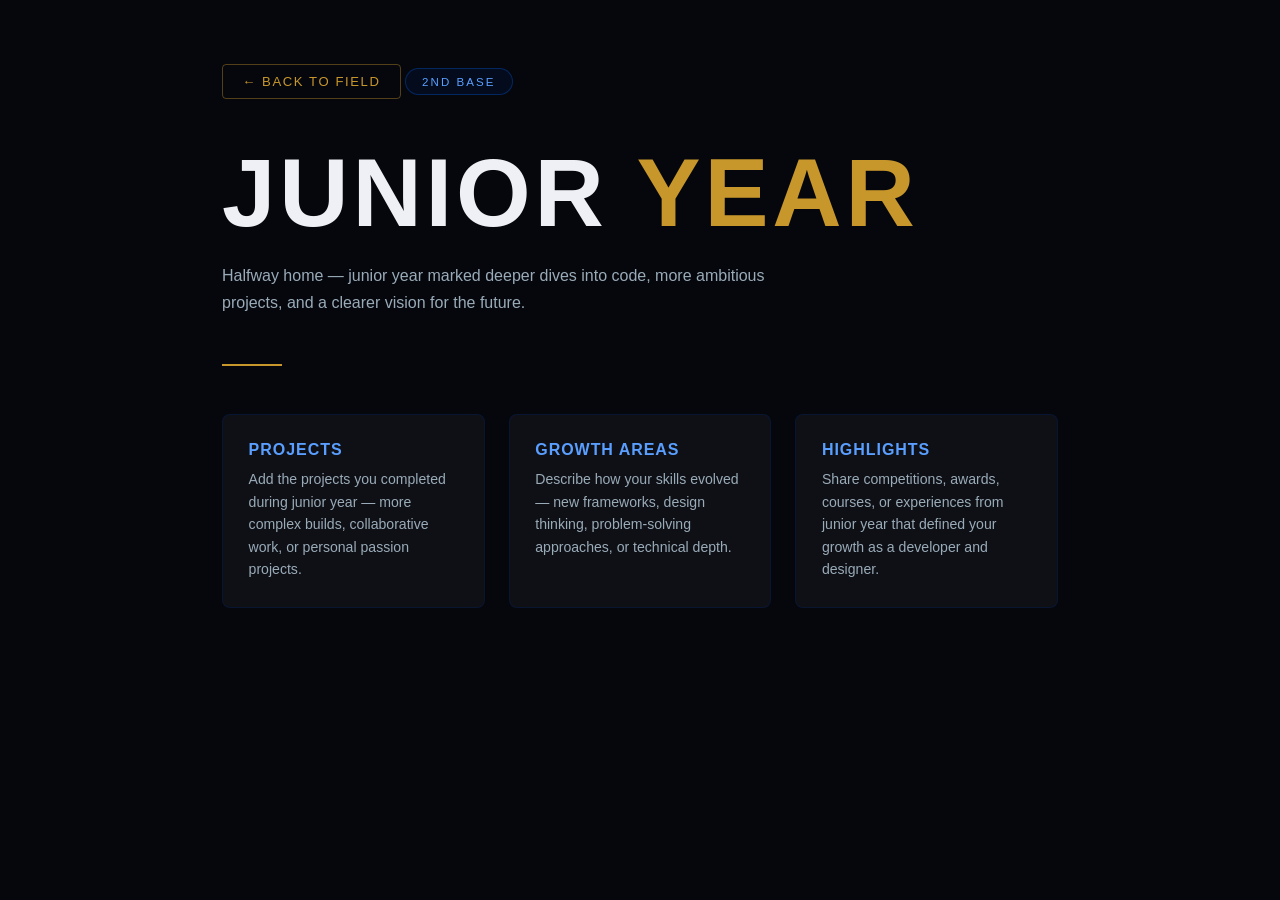
<file: junior.html>
<!DOCTYPE html>
<html lang="en">
<head>
<meta charset="UTF-8"/>
<meta name="viewport" content="width=device-width, initial-scale=1.0"/>
<title>Junior Year — Portfolio</title>
<style>
*{margin:0;padding:0;box-sizing:border-box;}
html,body{width:100%;min-height:100%;background:#05070d;font-family:Arial,Helvetica,sans-serif;color:#eef0f5;}
.page-wrap{max-width:900px;margin:0 auto;padding:4rem 2rem;}
.back-btn{
  display:inline-flex;align-items:center;gap:.6rem;
  color:#C8972B;text-decoration:none;font-size:.82rem;
  letter-spacing:.12em;text-transform:uppercase;
  border:1px solid rgba(200,151,43,.4);
  padding:.55rem 1.2rem;border-radius:4px;
  transition:background .2s,color .2s;
  margin-bottom:3rem;
}
.back-btn:hover{background:rgba(200,151,43,.12);}
.badge{
  display:inline-block;
  background:rgba(0,32,91,.2);
  border:1px solid rgba(0,80,200,.4);
  color:#5a9fff;font-size:.72rem;letter-spacing:.18em;
  text-transform:uppercase;padding:.4rem 1rem;
  border-radius:50px;margin-bottom:1.5rem;
}
h1{
  font-size:clamp(2.8rem,8vw,6rem);
  line-height:.95;letter-spacing:.04em;
  text-transform:uppercase;margin-bottom:1.5rem;
}
h1 span{color:#C8972B;}
.sub{color:#9aabb8;font-size:1rem;line-height:1.7;max-width:600px;margin-bottom:3rem;}
.divider{width:60px;height:2px;background:#C8972B;margin-bottom:3rem;}
.card-grid{display:grid;grid-template-columns:repeat(auto-fill,minmax(260px,1fr));gap:1.5rem;}
.card{
  background:rgba(255,255,255,.04);
  border:1px solid rgba(0,32,91,.4);
  border-radius:8px;padding:1.6rem;
}
.card h3{font-size:1rem;letter-spacing:.06em;text-transform:uppercase;color:#5a9fff;margin-bottom:.6rem;}
.card p{font-size:.88rem;color:#9aabb8;line-height:1.6;}
</style>
</head>
<body>
<div class="page-wrap">
  <a href="index.html" class="back-btn">&#8592; Back to Field</a>

  <div class="badge">2nd Base</div>
  <h1>Junior <span>Year</span></h1>
  <p class="sub">Halfway home — junior year marked deeper dives into code, more ambitious projects, and a clearer vision for the future.</p>
  <div class="divider"></div>

  <div class="card-grid">
    <div class="card">
      <h3>Projects</h3>
      <p>Add the projects you completed during junior year — more complex builds, collaborative work, or personal passion projects.</p>
    </div>
    <div class="card">
      <h3>Growth Areas</h3>
      <p>Describe how your skills evolved — new frameworks, design thinking, problem-solving approaches, or technical depth.</p>
    </div>
    <div class="card">
      <h3>Highlights</h3>
      <p>Share competitions, awards, courses, or experiences from junior year that defined your growth as a developer and designer.</p>
    </div>
  </div>
</div>
</body>
</html>
</file>
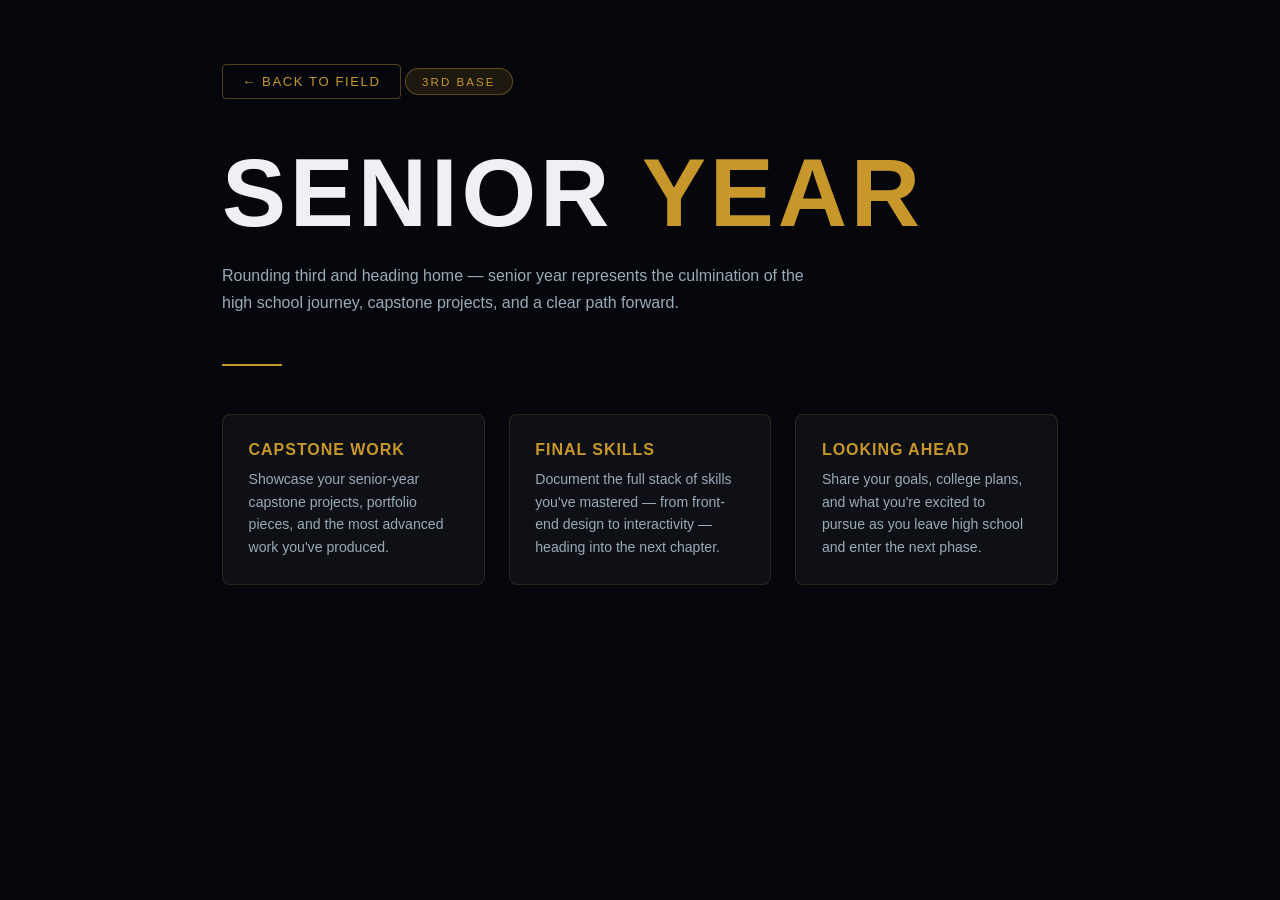
<file: senior.html>
<!DOCTYPE html>
<html lang="en">
<head>
<meta charset="UTF-8"/>
<meta name="viewport" content="width=device-width, initial-scale=1.0"/>
<title>Senior Year — Portfolio</title>
<style>
*{margin:0;padding:0;box-sizing:border-box;}
html,body{width:100%;min-height:100%;background:#05070d;font-family:Arial,Helvetica,sans-serif;color:#eef0f5;}
.page-wrap{max-width:900px;margin:0 auto;padding:4rem 2rem;}
.back-btn{
  display:inline-flex;align-items:center;gap:.6rem;
  color:#C8972B;text-decoration:none;font-size:.82rem;
  letter-spacing:.12em;text-transform:uppercase;
  border:1px solid rgba(200,151,43,.4);
  padding:.55rem 1.2rem;border-radius:4px;
  transition:background .2s,color .2s;
  margin-bottom:3rem;
}
.back-btn:hover{background:rgba(200,151,43,.12);}
.badge{
  display:inline-block;
  background:rgba(200,151,43,.12);
  border:1px solid rgba(200,151,43,.4);
  color:#C8972B;font-size:.72rem;letter-spacing:.18em;
  text-transform:uppercase;padding:.4rem 1rem;
  border-radius:50px;margin-bottom:1.5rem;
}
h1{
  font-size:clamp(2.8rem,8vw,6rem);
  line-height:.95;letter-spacing:.04em;
  text-transform:uppercase;margin-bottom:1.5rem;
}
h1 span{color:#C8972B;}
.sub{color:#9aabb8;font-size:1rem;line-height:1.7;max-width:600px;margin-bottom:3rem;}
.divider{width:60px;height:2px;background:#C8972B;margin-bottom:3rem;}
.card-grid{display:grid;grid-template-columns:repeat(auto-fill,minmax(260px,1fr));gap:1.5rem;}
.card{
  background:rgba(255,255,255,.04);
  border:1px solid rgba(200,151,43,.15);
  border-radius:8px;padding:1.6rem;
}
.card h3{font-size:1rem;letter-spacing:.06em;text-transform:uppercase;color:#C8972B;margin-bottom:.6rem;}
.card p{font-size:.88rem;color:#9aabb8;line-height:1.6;}
</style>
</head>
<body>
<div class="page-wrap">
  <a href="index.html" class="back-btn">&#8592; Back to Field</a>

  <div class="badge">3rd Base</div>
  <h1>Senior <span>Year</span></h1>
  <p class="sub">Rounding third and heading home — senior year represents the culmination of the high school journey, capstone projects, and a clear path forward.</p>
  <div class="divider"></div>

  <div class="card-grid">
    <div class="card">
      <h3>Capstone Work</h3>
      <p>Showcase your senior-year capstone projects, portfolio pieces, and the most advanced work you've produced.</p>
    </div>
    <div class="card">
      <h3>Final Skills</h3>
      <p>Document the full stack of skills you've mastered — from front-end design to interactivity — heading into the next chapter.</p>
    </div>
    <div class="card">
      <h3>Looking Ahead</h3>
      <p>Share your goals, college plans, and what you're excited to pursue as you leave high school and enter the next phase.</p>
    </div>
  </div>
</div>
</body>
</html>
</file>
